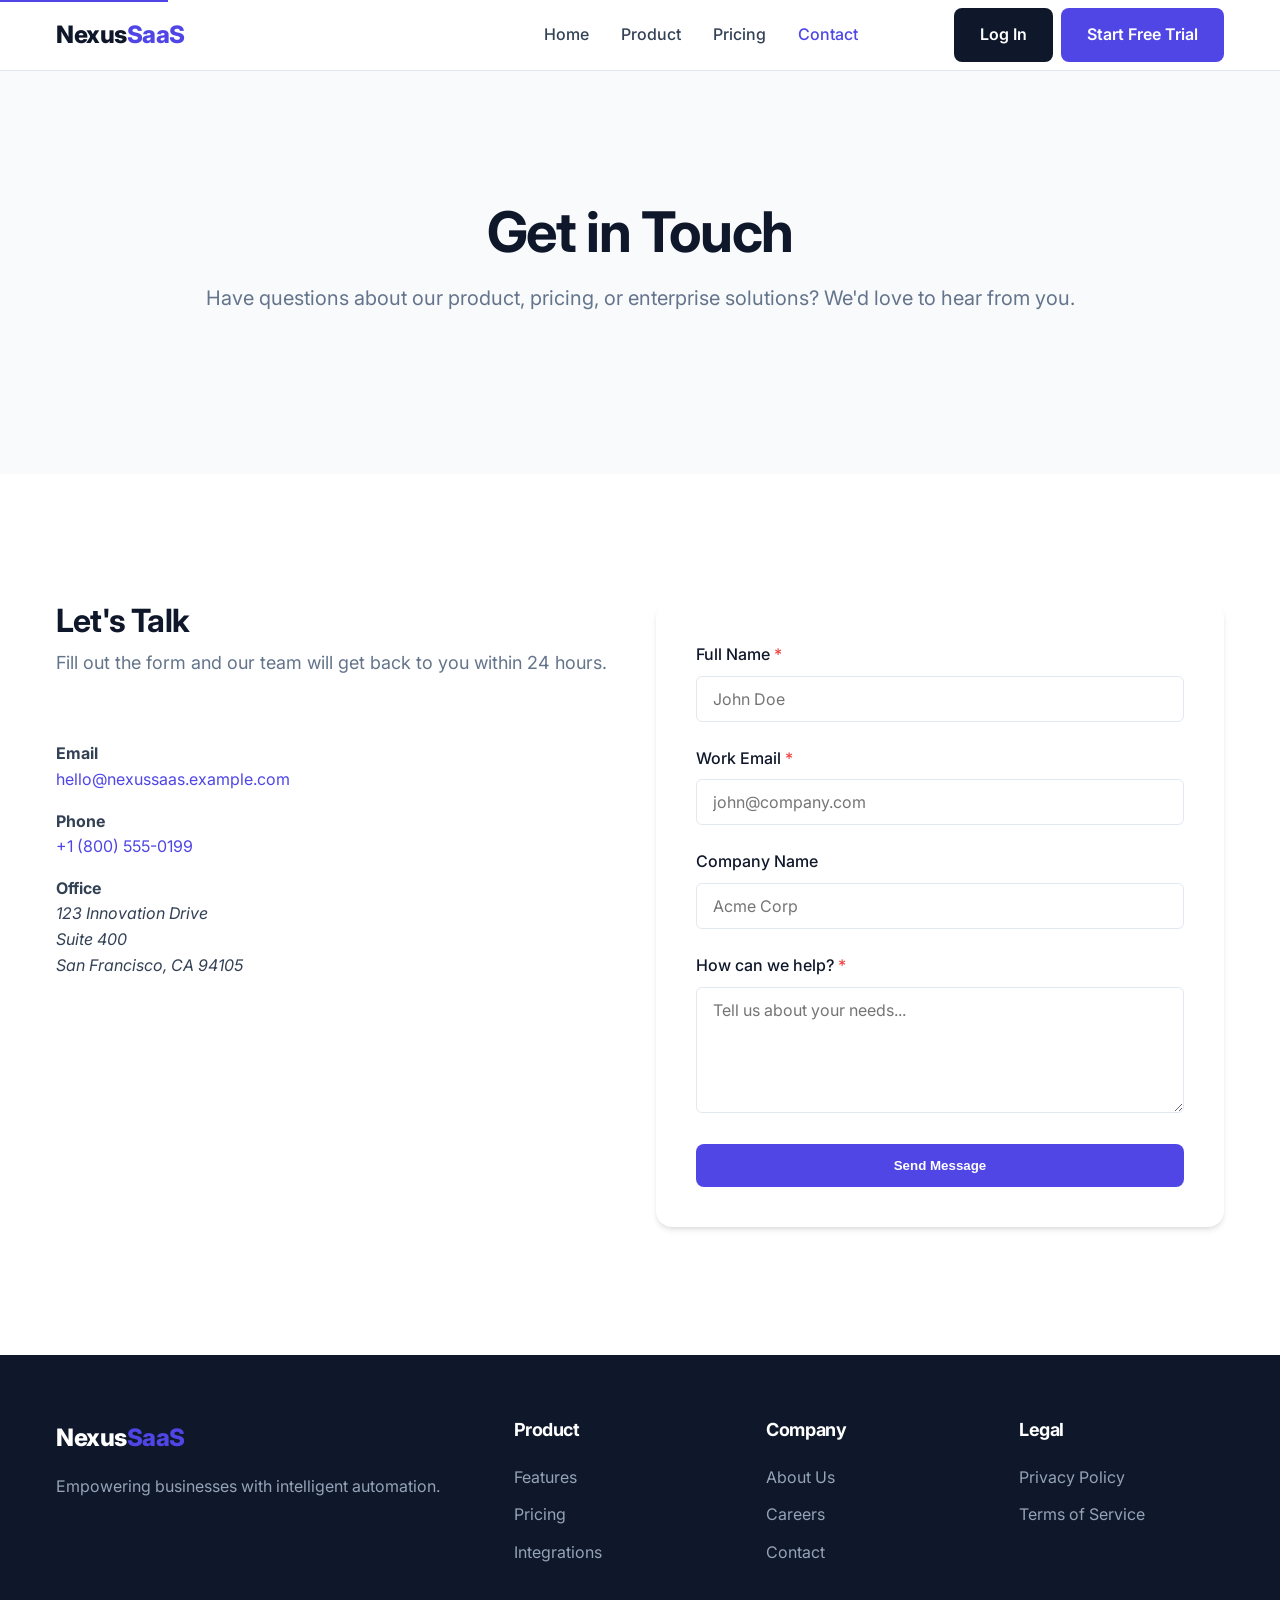
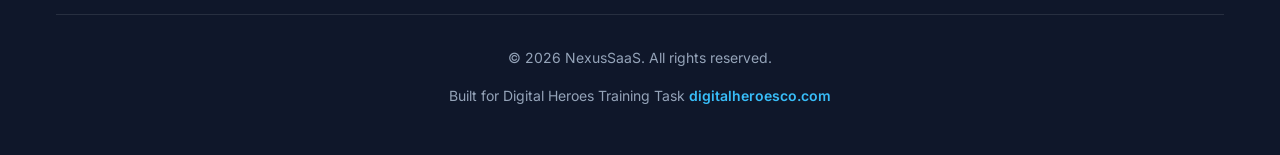
<file: contact.html>
<!DOCTYPE html>
<html lang="en">
<head>
    <meta charset="UTF-8">
    <meta name="viewport" content="width=device-width, initial-scale=1.0">
    <title>Contact Us | NexusSaaS</title>
    <meta name="description" content="Get in touch with the NexusSaaS team. We're here to help you streamline your workflows and scale your business.">
    
    <!-- Canonical -->
    <link rel="canonical" href="https://nexussaas.example.com/contact.html">
    
    <!-- Open Graph -->
    <meta property="og:title" content="Contact Us | NexusSaaS">
    <meta property="og:description" content="Get in touch with the NexusSaaS team. We're here to help you.">
    <meta property="og:type" content="website">
    <meta property="og:url" content="https://nexussaas.example.com/contact.html">
    <meta property="og:image" content="https://nexussaas.example.com/assets/images/contact-og.webp">
    
    <!-- Twitter -->
    <meta name="twitter:card" content="summary_large_image">
    <meta name="twitter:title" content="Contact Us | NexusSaaS">
    <meta name="twitter:description" content="Get in touch with the NexusSaaS team.">
    
    <!-- Performance Optimizations -->
    <link rel="preconnect" href="https://fonts.googleapis.com">
    <link rel="preconnect" href="https://fonts.gstatic.com" crossorigin>
    <link href="https://fonts.googleapis.com/css2?family=Inter:wght@400;500;600;700;800&display=swap" rel="stylesheet">
    
    <!-- Styles & Scripts -->
    <link rel="stylesheet" href="css/style.css">
    <script src="js/main.js" defer></script>
    
    <!-- Schema.org ContactPage -->
    <script type="application/ld+json">
    {
      "@context": "https://schema.org",
      "@type": "ContactPage",
      "name": "NexusSaaS Contact Support",
      "url": "https://nexussaas.example.com/contact.html",
      "mainEntity": {
        "@type": "Organization",
        "name": "NexusSaaS",
        "contactPoint": {
          "@type": "ContactPoint",
          "telephone": "+1-800-555-0199",
          "contactType": "customer service",
          "email": "support@nexussaas.example.com"
        }
      }
    }
    </script>
</head>
<body>
    <a href="#main-content" class="skip-link">Skip to main content</a>

    <header class="site-header">
        <div class="container header-container">
            <a href="index.html" class="logo" aria-label="NexusSaaS Home">Nexus<span class="text-accent">SaaS</span></a>
            
            <button class="mobile-menu-toggle" aria-expanded="false" aria-controls="main-nav" aria-label="Toggle navigation menu">
                <span class="hamburger"></span>
            </button>
            
            <nav id="main-nav" class="main-nav" aria-label="Main Navigation">
                <ul class="nav-list">
                    <li><a href="index.html" class="nav-link">Home</a></li>
                    <li><a href="product.html" class="nav-link">Product</a></li>
                    <li><a href="pricing.html" class="nav-link">Pricing</a></li>
                    <li><a href="contact.html" class="nav-link active" aria-current="page">Contact</a></li>
                </ul>
                <div class="nav-actions">
                    <a href="#" class="btn btn-secondary">Log In</a>
                    <a href="pricing.html" class="btn btn-primary">Start Free Trial</a>
                </div>
            </nav>
        </div>
    </header>

    <main id="main-content">
        <section class="page-header text-center section-padding bg-light">
            <div class="container">
                <h1 class="hero-title">Get in Touch</h1>
                <p class="hero-subtitle">Have questions about our product, pricing, or enterprise solutions? We'd love to hear from you.</p>
            </div>
        </section>

        <section class="contact-section section-padding">
            <div class="container grid grid-2">
                <div class="contact-info">
                    <h2 class="section-title">Let's Talk</h2>
                    <p class="section-desc">Fill out the form and our team will get back to you within 24 hours.</p>
                    
                    <div class="contact-details">
                        <div class="contact-method">
                            <strong>Email</strong>
                            <p><a href="mailto:hello@nexussaas.example.com">hello@nexussaas.example.com</a></p>
                        </div>
                        <div class="contact-method">
                            <strong>Phone</strong>
                            <p><a href="tel:+18005550199">+1 (800) 555-0199</a></p>
                        </div>
                        <div class="contact-method">
                            <strong>Office</strong>
                            <address>123 Innovation Drive<br>Suite 400<br>San Francisco, CA 94105</address>
                        </div>
                    </div>
                </div>

                <div class="contact-form-wrapper">
                    <!-- Form simulation, action points nowhere, JS prevents default for demo -->
                    <form class="contact-form" id="contactForm" aria-label="Contact Us Form">
                        <div class="form-group">
                            <label for="name">Full Name <span class="required" aria-hidden="true">*</span></label>
                            <input type="text" id="name" name="name" required aria-required="true" placeholder="John Doe">
                        </div>
                        <div class="form-group">
                            <label for="email">Work Email <span class="required" aria-hidden="true">*</span></label>
                            <input type="email" id="email" name="email" required aria-required="true" placeholder="john@company.com">
                        </div>
                        <div class="form-group">
                            <label for="company">Company Name</label>
                            <input type="text" id="company" name="company" placeholder="Acme Corp">
                        </div>
                        <div class="form-group">
                            <label for="message">How can we help? <span class="required" aria-hidden="true">*</span></label>
                            <textarea id="message" name="message" rows="5" required aria-required="true" placeholder="Tell us about your needs..."></textarea>
                        </div>
                        <button type="submit" class="btn btn-primary btn-full">Send Message</button>
                        
                        <!-- Success message hidden by default -->
                        <div id="formSuccess" class="form-success" role="alert" hidden>
                            Thanks for reaching out! We will get back to you shortly.
                        </div>
                    </form>
                </div>
            </div>
        </section>
    </main>

    <footer class="site-footer">
        <div class="container">
            <div class="footer-grid">
                <div class="footer-brand">
                    <a href="index.html" class="logo">Nexus<span class="text-accent">SaaS</span></a>
                    <p class="footer-desc">Empowering businesses with intelligent automation.</p>
                </div>
                <div class="footer-links">
                    <h3 class="footer-heading">Product</h3>
                    <ul>
                        <li><a href="product.html">Features</a></li>
                        <li><a href="pricing.html">Pricing</a></li>
                        <li><a href="#">Integrations</a></li>
                    </ul>
                </div>
                <div class="footer-links">
                    <h3 class="footer-heading">Company</h3>
                    <ul>
                        <li><a href="#">About Us</a></li>
                        <li><a href="#">Careers</a></li>
                        <li><a href="contact.html">Contact</a></li>
                    </ul>
                </div>
                <div class="footer-links">
                    <h3 class="footer-heading">Legal</h3>
                    <ul>
                        <li><a href="#">Privacy Policy</a></li>
                        <li><a href="#">Terms of Service</a></li>
                    </ul>
                </div>
            </div>
            <div class="footer-bottom">
                <p>&copy; 2026 NexusSaaS. All rights reserved.</p>
                <!-- MANDATORY CREDIT LINE -->
                <p class="credit-line">Built for Digital Heroes Training Task <a href="https://digitalheroesco.com" target="_blank" rel="noopener noreferrer">digitalheroesco.com</a></p>
            </div>
        </div>
    </footer>
</body>
</html>
</file>
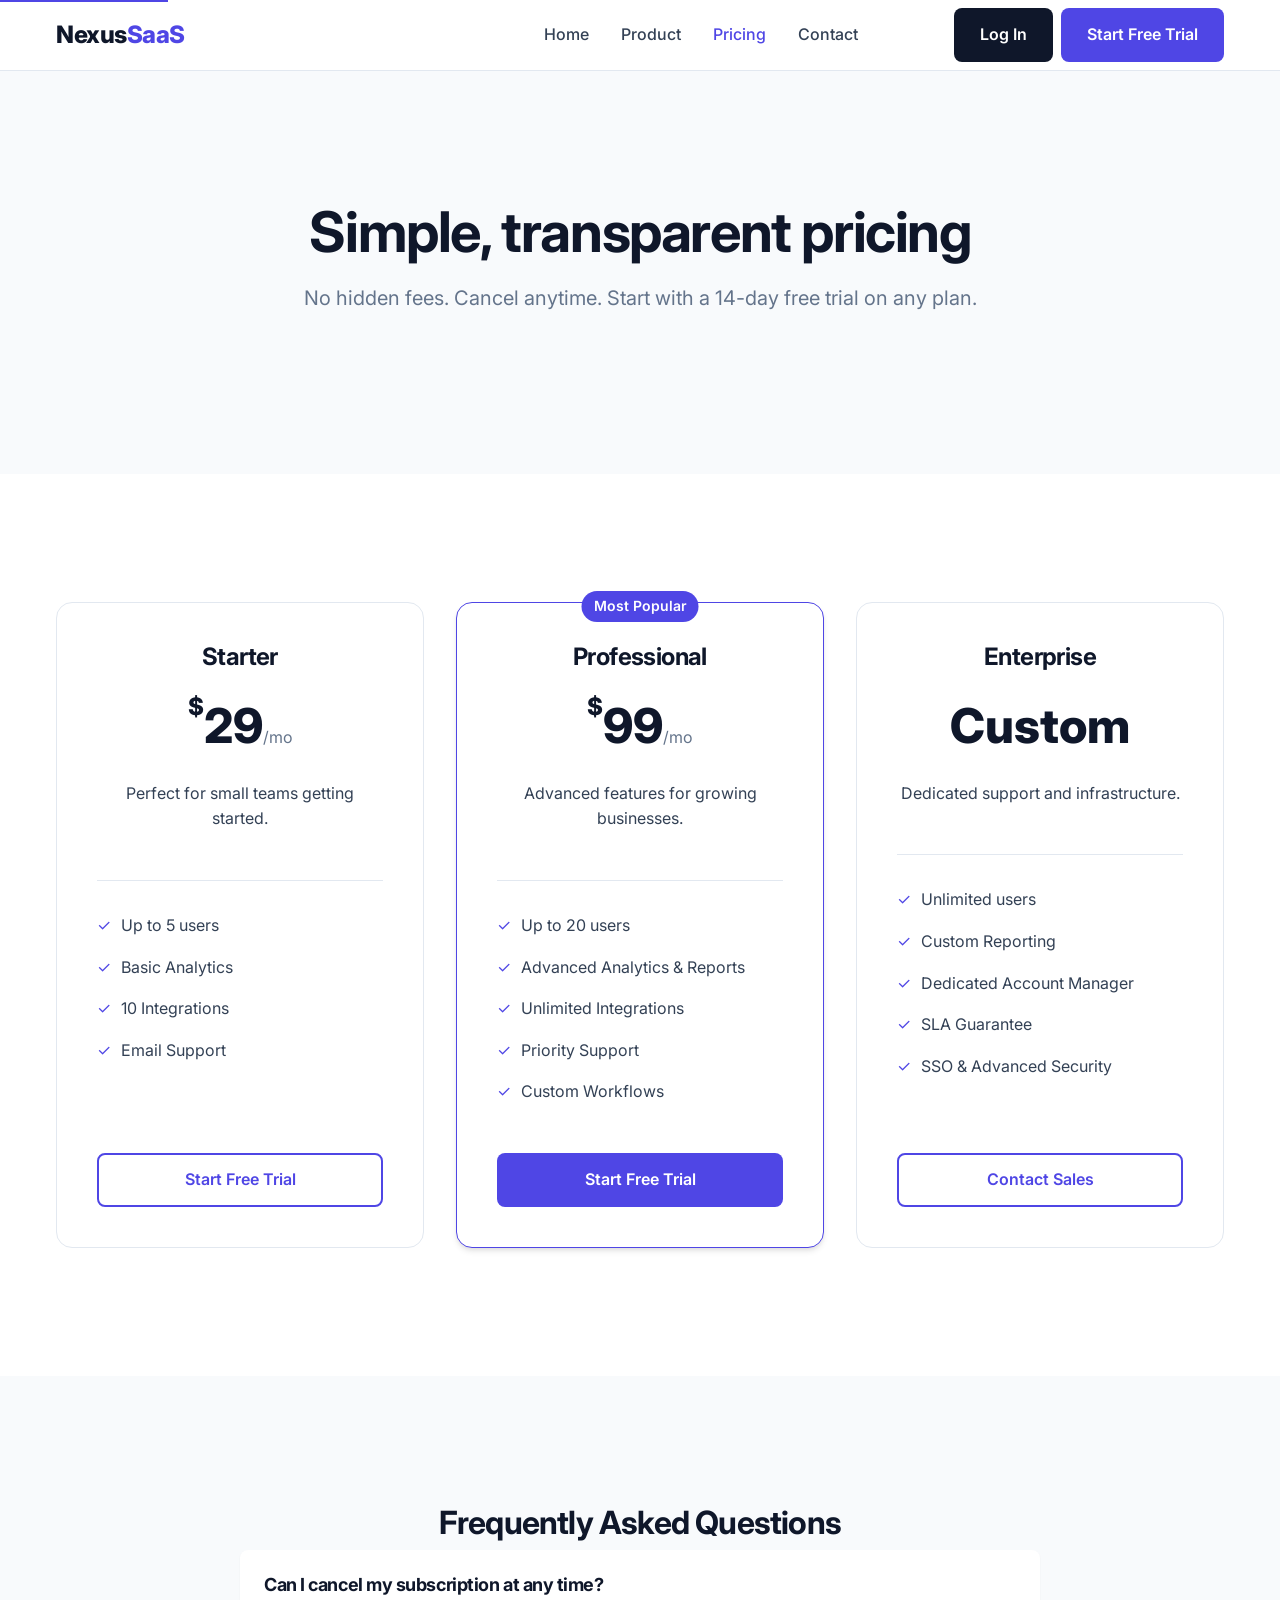
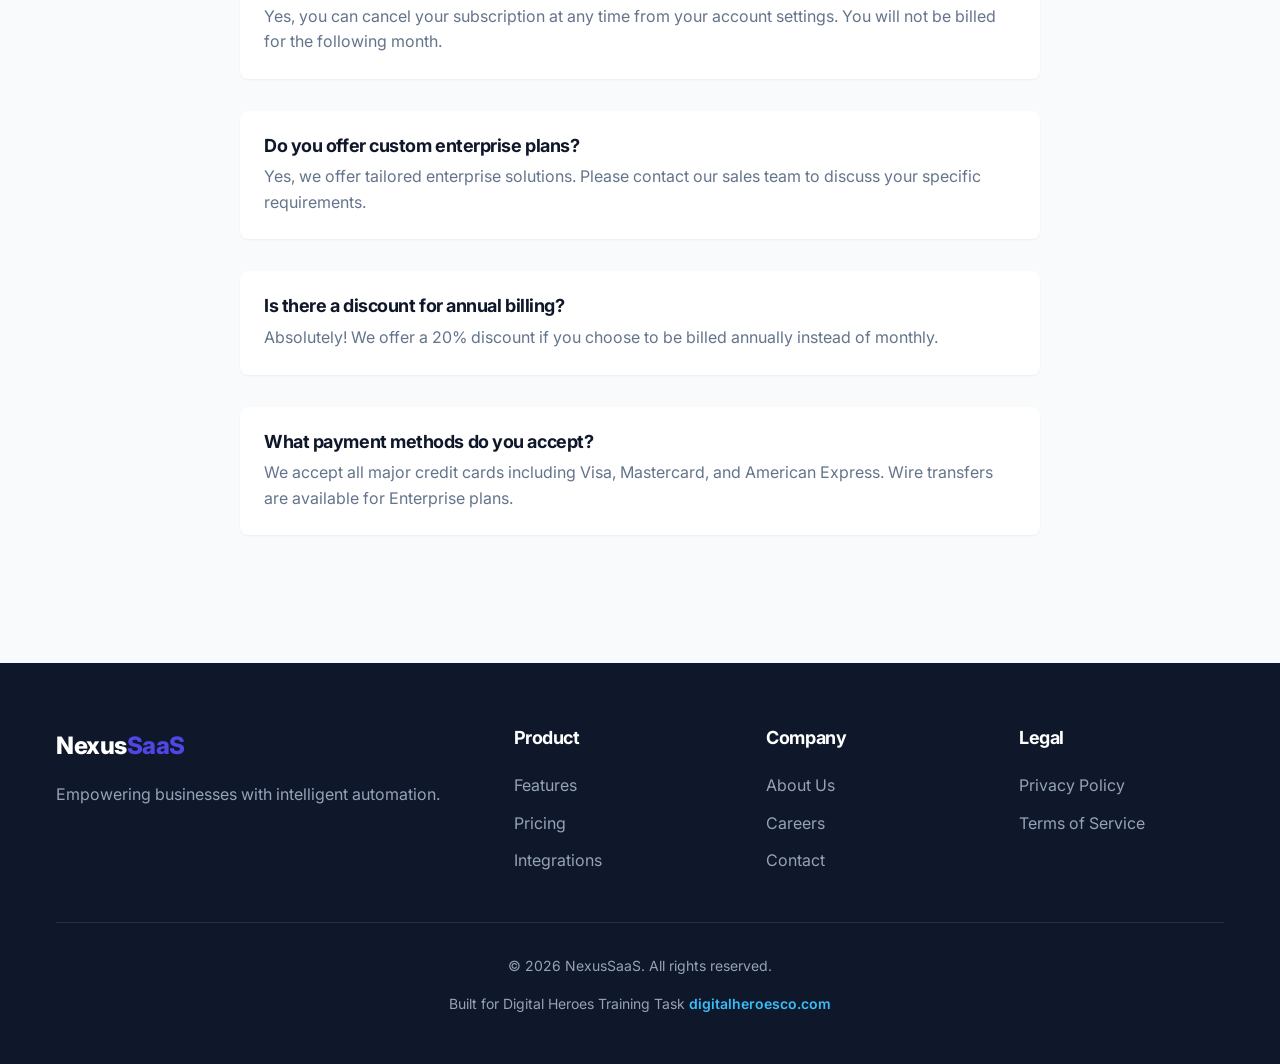
<file: pricing.html>
<!DOCTYPE html>
<html lang="en">
<head>
    <meta charset="UTF-8">
    <meta name="viewport" content="width=device-width, initial-scale=1.0">
    <title>Pricing Plans | NexusSaaS</title>
    <meta name="description" content="Simple, transparent pricing for teams of all sizes. Start your 14-day free trial today with NexusSaaS.">
    
    <!-- Canonical -->
    <link rel="canonical" href="https://nexussaas.example.com/pricing.html">
    
    <!-- Open Graph -->
    <meta property="og:title" content="Pricing Plans | NexusSaaS">
    <meta property="og:description" content="Simple, transparent pricing for teams of all sizes. Start your 14-day free trial today.">
    <meta property="og:type" content="website">
    <meta property="og:url" content="https://nexussaas.example.com/pricing.html">
    <meta property="og:image" content="https://nexussaas.example.com/assets/images/pricing-og.webp">
    
    <!-- Twitter -->
    <meta name="twitter:card" content="summary_large_image">
    <meta name="twitter:title" content="Pricing Plans | NexusSaaS">
    <meta name="twitter:description" content="Simple, transparent pricing for teams of all sizes.">
    
    <!-- Performance Optimizations -->
    <link rel="preconnect" href="https://fonts.googleapis.com">
    <link rel="preconnect" href="https://fonts.gstatic.com" crossorigin>
    <link href="https://fonts.googleapis.com/css2?family=Inter:wght@400;500;600;700;800&display=swap" rel="stylesheet">
    
    <!-- Styles & Scripts -->
    <link rel="stylesheet" href="css/style.css">
    <script src="js/main.js" defer></script>
    
    <!-- Schema.org Organization & FAQ -->
    <script type="application/ld+json">
    [
      {
        "@context": "https://schema.org",
        "@type": "Organization",
        "name": "NexusSaaS",
        "url": "https://nexussaas.example.com"
      },
      {
        "@context": "https://schema.org",
        "@type": "FAQPage",
        "mainEntity": [
          {
            "@type": "Question",
            "name": "Can I cancel my subscription at any time?",
            "acceptedAnswer": {
              "@type": "Answer",
              "text": "Yes, you can cancel your subscription at any time from your account settings. You will not be billed for the following month."
            }
          },
          {
            "@type": "Question",
            "name": "Do you offer custom enterprise plans?",
            "acceptedAnswer": {
              "@type": "Answer",
              "text": "Yes, we offer tailored enterprise solutions. Please contact our sales team to discuss your specific requirements."
            }
          }
        ]
      }
    ]
    </script>
</head>
<body>
    <a href="#main-content" class="skip-link">Skip to main content</a>

    <header class="site-header">
        <div class="container header-container">
            <a href="index.html" class="logo" aria-label="NexusSaaS Home">Nexus<span class="text-accent">SaaS</span></a>
            
            <button class="mobile-menu-toggle" aria-expanded="false" aria-controls="main-nav" aria-label="Toggle navigation menu">
                <span class="hamburger"></span>
            </button>
            
            <nav id="main-nav" class="main-nav" aria-label="Main Navigation">
                <ul class="nav-list">
                    <li><a href="index.html" class="nav-link">Home</a></li>
                    <li><a href="product.html" class="nav-link">Product</a></li>
                    <li><a href="pricing.html" class="nav-link active" aria-current="page">Pricing</a></li>
                    <li><a href="contact.html" class="nav-link">Contact</a></li>
                </ul>
                <div class="nav-actions">
                    <a href="#" class="btn btn-secondary">Log In</a>
                    <a href="pricing.html" class="btn btn-primary">Start Free Trial</a>
                </div>
            </nav>
        </div>
    </header>

    <main id="main-content">
        <section class="page-header text-center section-padding bg-light">
            <div class="container">
                <h1 class="hero-title">Simple, transparent pricing</h1>
                <p class="hero-subtitle">No hidden fees. Cancel anytime. Start with a 14-day free trial on any plan.</p>
            </div>
        </section>

        <!-- Pricing Tiers -->
        <section class="pricing-section section-padding">
            <div class="container">
                <div class="grid grid-3">
                    <!-- Starter Plan -->
                    <div class="pricing-card">
                        <div class="pricing-header">
                            <h2 class="pricing-title">Starter</h2>
                            <div class="pricing-price"><span class="currency">$</span>29<span class="period">/mo</span></div>
                            <p class="pricing-desc">Perfect for small teams getting started.</p>
                        </div>
                        <ul class="pricing-features">
                            <li>Up to 5 users</li>
                            <li>Basic Analytics</li>
                            <li>10 Integrations</li>
                            <li>Email Support</li>
                        </ul>
                        <a href="#" class="btn btn-outline btn-full">Start Free Trial</a>
                    </div>

                    <!-- Pro Plan (Popular) -->
                    <div class="pricing-card popular">
                        <div class="pricing-badge">Most Popular</div>
                        <div class="pricing-header">
                            <h2 class="pricing-title">Professional</h2>
                            <div class="pricing-price"><span class="currency">$</span>99<span class="period">/mo</span></div>
                            <p class="pricing-desc">Advanced features for growing businesses.</p>
                        </div>
                        <ul class="pricing-features">
                            <li>Up to 20 users</li>
                            <li>Advanced Analytics & Reports</li>
                            <li>Unlimited Integrations</li>
                            <li>Priority Support</li>
                            <li>Custom Workflows</li>
                        </ul>
                        <a href="#" class="btn btn-primary btn-full">Start Free Trial</a>
                    </div>

                    <!-- Enterprise Plan -->
                    <div class="pricing-card">
                        <div class="pricing-header">
                            <h2 class="pricing-title">Enterprise</h2>
                            <div class="pricing-price">Custom</div>
                            <p class="pricing-desc">Dedicated support and infrastructure.</p>
                        </div>
                        <ul class="pricing-features">
                            <li>Unlimited users</li>
                            <li>Custom Reporting</li>
                            <li>Dedicated Account Manager</li>
                            <li>SLA Guarantee</li>
                            <li>SSO & Advanced Security</li>
                        </ul>
                        <a href="contact.html" class="btn btn-outline btn-full">Contact Sales</a>
                    </div>
                </div>
            </div>
        </section>

        <!-- FAQ Section -->
        <section class="faq-section section-padding bg-light">
            <div class="container">
                <h2 class="section-title text-center">Frequently Asked Questions</h2>
                <div class="faq-grid">
                    <article class="faq-item">
                        <h3 class="faq-question">Can I cancel my subscription at any time?</h3>
                        <p class="faq-answer">Yes, you can cancel your subscription at any time from your account settings. You will not be billed for the following month.</p>
                    </article>
                    <article class="faq-item">
                        <h3 class="faq-question">Do you offer custom enterprise plans?</h3>
                        <p class="faq-answer">Yes, we offer tailored enterprise solutions. Please contact our sales team to discuss your specific requirements.</p>
                    </article>
                    <article class="faq-item">
                        <h3 class="faq-question">Is there a discount for annual billing?</h3>
                        <p class="faq-answer">Absolutely! We offer a 20% discount if you choose to be billed annually instead of monthly.</p>
                    </article>
                    <article class="faq-item">
                        <h3 class="faq-question">What payment methods do you accept?</h3>
                        <p class="faq-answer">We accept all major credit cards including Visa, Mastercard, and American Express. Wire transfers are available for Enterprise plans.</p>
                    </article>
                </div>
            </div>
        </section>
    </main>

    <footer class="site-footer">
        <div class="container">
            <div class="footer-grid">
                <div class="footer-brand">
                    <a href="index.html" class="logo">Nexus<span class="text-accent">SaaS</span></a>
                    <p class="footer-desc">Empowering businesses with intelligent automation.</p>
                </div>
                <div class="footer-links">
                    <h3 class="footer-heading">Product</h3>
                    <ul>
                        <li><a href="product.html">Features</a></li>
                        <li><a href="pricing.html">Pricing</a></li>
                        <li><a href="#">Integrations</a></li>
                    </ul>
                </div>
                <div class="footer-links">
                    <h3 class="footer-heading">Company</h3>
                    <ul>
                        <li><a href="#">About Us</a></li>
                        <li><a href="#">Careers</a></li>
                        <li><a href="contact.html">Contact</a></li>
                    </ul>
                </div>
                <div class="footer-links">
                    <h3 class="footer-heading">Legal</h3>
                    <ul>
                        <li><a href="#">Privacy Policy</a></li>
                        <li><a href="#">Terms of Service</a></li>
                    </ul>
                </div>
            </div>
            <div class="footer-bottom">
                <p>&copy; 2026 NexusSaaS. All rights reserved.</p>
                <!-- MANDATORY CREDIT LINE -->
                <p class="credit-line">Built for Digital Heroes Training Task <a href="https://digitalheroesco.com" target="_blank" rel="noopener noreferrer">digitalheroesco.com</a></p>
            </div>
        </div>
    </footer>
</body>
</html>
</file>
<file: css/style.css>
/* 
===========================================
    NexusSaaS - Global Stylesheet
    Built for Digital Heroes Training Task
=========================================== 
*/

:root {
    /* Color Palette */
    --color-primary: #4F46E5;       /* Indigo 600 */
    --color-primary-hover: #4338CA; /* Indigo 700 */
    --color-secondary: #0F172A;     /* Slate 900 */
    --color-accent: #38BDF8;        /* Light Blue 400 */
    
    --color-text-main: #334155;     /* Slate 700 */
    --color-text-muted: #64748B;    /* Slate 500 */
    --color-heading: #0F172A;       /* Slate 900 */
    
    --color-bg-body: #FFFFFF;
    --color-bg-light: #F8FAFC;      /* Slate 50 */
    --color-bg-card: #FFFFFF;
    
    --color-border: #E2E8F0;        /* Slate 200 */
    
    /* Typography */
    --font-family: 'Inter', system-ui, -apple-system, sans-serif;
    --base-font-size: 16px;
    --line-height: 1.6;
    
    /* Spacing */
    --spacing-xs: 0.25rem;
    --spacing-sm: 0.5rem;
    --spacing-md: 1rem;
    --spacing-lg: 2rem;
    --spacing-xl: 4rem;
    --section-padding: 5rem 1.5rem;
    
    /* Effects */
    --shadow-sm: 0 1px 2px 0 rgba(0, 0, 0, 0.05);
    --shadow-md: 0 4px 6px -1px rgba(0, 0, 0, 0.1), 0 2px 4px -1px rgba(0, 0, 0, 0.06);
    --shadow-lg: 0 10px 15px -3px rgba(0, 0, 0, 0.1), 0 4px 6px -2px rgba(0, 0, 0, 0.05);
    --shadow-glow: 0 0 20px rgba(79, 70, 229, 0.3);
    
    --radius-sm: 0.375rem;
    --radius-md: 0.5rem;
    --radius-lg: 1rem;
    
    --transition: all 0.3s ease;
}

/* =========================================
   Reset & Base Styles
   ========================================= */
* {
    margin: 0;
    padding: 0;
    box-sizing: border-box;
}

html {
    font-size: var(--base-font-size);
    scroll-behavior: smooth;
}

body {
    font-family: var(--font-family);
    line-height: var(--line-height);
    color: var(--color-text-main);
    background-color: var(--color-bg-body);
    -webkit-font-smoothing: antialiased;
    -moz-osx-font-smoothing: grayscale;
}

img, picture, video, canvas, svg {
    display: block;
    max-width: 100%;
    height: auto;
}

h1, h2, h3, h4, h5, h6 {
    color: var(--color-heading);
    font-weight: 700;
    line-height: 1.2;
    margin-bottom: var(--spacing-md);
    letter-spacing: -0.025em;
}

p {
    margin-bottom: var(--spacing-md);
}

a {
    color: var(--color-primary);
    text-decoration: none;
    transition: var(--transition);
}

a:hover {
    color: var(--color-primary-hover);
}

ul {
    list-style: none;
}

/* =========================================
   Accessibility Utils
   ========================================= */
.skip-link {
    position: absolute;
    top: -40px;
    left: 0;
    background: var(--color-primary);
    color: white;
    padding: 8px;
    z-index: 1000;
    transition: top 0.2s;
}

.skip-link:focus {
    top: 0;
}

[hidden] {
    display: none !important;
}

/* =========================================
   Layout & Grid
   ========================================= */
.container {
    width: 100%;
    max-width: 1200px;
    margin: 0 auto;
    padding: 0 var(--spacing-md);
}

.section-padding {
    padding: var(--section-padding);
}

.bg-light {
    background-color: var(--color-bg-light);
}

.text-center {
    text-align: center;
}

.grid {
    display: grid;
    gap: var(--spacing-lg);
}

.grid-2 {
    grid-template-columns: 1fr;
}

.grid-3 {
    grid-template-columns: 1fr;
}

.align-center {
    align-items: center;
}

@media (min-width: 768px) {
    .grid-2 { grid-template-columns: repeat(2, 1fr); }
    .grid-3 { grid-template-columns: repeat(3, 1fr); }
    .section-padding { padding: 8rem 2rem; }
}

/* =========================================
   Buttons
   ========================================= */
.btn {
    display: inline-block;
    padding: 0.75rem 1.5rem;
    font-weight: 600;
    border-radius: var(--radius-md);
    text-align: center;
    cursor: pointer;
    border: 2px solid transparent;
    transition: var(--transition);
}

.btn-primary {
    background-color: var(--color-primary);
    color: white;
}

.btn-primary:hover {
    background-color: var(--color-primary-hover);
    color: white;
    box-shadow: var(--shadow-glow);
    transform: translateY(-2px);
}

.btn-secondary {
    background-color: var(--color-secondary);
    color: white;
}

.btn-secondary:hover {
    background-color: #1e293b;
    color: white;
}

.btn-outline {
    background-color: transparent;
    border-color: var(--color-primary);
    color: var(--color-primary);
}

.btn-outline:hover {
    background-color: var(--color-primary);
    color: white;
}

.btn-large {
    padding: 1rem 2rem;
    font-size: 1.125rem;
}

.btn-full {
    width: 100%;
}

/* =========================================
   Header & Navigation
   ========================================= */
.site-header {
    background-color: rgba(255, 255, 255, 0.95);
    backdrop-filter: blur(8px);
    border-bottom: 1px solid var(--color-border);
    position: sticky;
    top: 0;
    z-index: 100;
}

.header-container {
    display: flex;
    justify-content: space-between;
    align-items: center;
    height: 70px;
}

.logo {
    font-size: 1.5rem;
    font-weight: 800;
    color: var(--color-secondary);
    letter-spacing: -0.5px;
}

.text-accent {
    color: var(--color-primary);
}

/* Mobile Nav Toggle */
.mobile-menu-toggle {
    display: block;
    background: none;
    border: none;
    cursor: pointer;
    padding: 0.5rem;
}

.hamburger, .hamburger::before, .hamburger::after {
    display: block;
    width: 24px;
    height: 2px;
    background-color: var(--color-secondary);
    transition: var(--transition);
}

.hamburger::before, .hamburger::after {
    content: '';
    position: absolute;
}

.hamburger::before { transform: translateY(-8px); }
.hamburger::after { transform: translateY(8px); }

/* Nav Styles */
.main-nav {
    display: none;
    position: absolute;
    top: 70px;
    left: 0;
    width: 100%;
    background: white;
    padding: var(--spacing-lg) var(--spacing-md);
    box-shadow: var(--shadow-md);
    flex-direction: column;
    gap: var(--spacing-lg);
}

.main-nav.is-open {
    display: flex;
}

.nav-list {
    display: flex;
    flex-direction: column;
    gap: var(--spacing-md);
}

.nav-link {
    color: var(--color-text-main);
    font-weight: 500;
    padding: 0.5rem 0;
    display: block;
}

.nav-link.active, .nav-link:hover {
    color: var(--color-primary);
}

.nav-actions {
    display: flex;
    flex-direction: column;
    gap: var(--spacing-sm);
}

@media (min-width: 768px) {
    .mobile-menu-toggle { display: none; }
    
    .main-nav {
        display: flex;
        position: static;
        flex-direction: row;
        width: auto;
        padding: 0;
        box-shadow: none;
        align-items: center;
        background: transparent;
    }
    
    .nav-list {
        flex-direction: row;
        gap: var(--spacing-lg);
        margin-right: var(--spacing-xl);
    }
    
    .nav-actions {
        flex-direction: row;
    }
}

/* =========================================
   Hero Section
   ========================================= */
.hero {
    padding: 6rem 0;
    overflow: hidden;
}

.hero-container {
    display: grid;
    grid-template-columns: 1fr;
    gap: var(--spacing-xl);
    align-items: center;
}

.hero-title {
    font-size: 2.5rem;
    margin-bottom: var(--spacing-md);
}

.hero-subtitle {
    font-size: 1.25rem;
    color: var(--color-text-muted);
    margin-bottom: var(--spacing-lg);
}

.hero-cta {
    display: flex;
    flex-direction: column;
    gap: var(--spacing-md);
}

.hero-image-wrapper {
    position: relative;
    border-radius: var(--radius-lg);
    overflow: hidden;
    box-shadow: var(--shadow-lg);
}

@media (min-width: 992px) {
    .hero-container {
        grid-template-columns: 1fr 1fr;
    }
    
    .hero-title {
        font-size: 3.5rem;
    }
    
    .hero-cta {
        flex-direction: row;
    }
}

/* =========================================
   Features
   ========================================= */
.section-title {
    font-size: 2rem;
    margin-bottom: var(--spacing-sm);
}

.section-desc {
    color: var(--color-text-muted);
    font-size: 1.125rem;
    max-width: 600px;
    margin: 0 auto var(--spacing-xl);
}

.feature-card {
    background: var(--color-bg-card);
    padding: var(--spacing-lg);
    border-radius: var(--radius-lg);
    box-shadow: var(--shadow-sm);
    border: 1px solid var(--color-border);
    transition: var(--transition);
}

.feature-card:hover {
    box-shadow: var(--shadow-md);
    transform: translateY(-5px);
}

.feature-icon {
    width: 48px;
    height: 48px;
    background: var(--color-bg-light);
    color: var(--color-primary);
    border-radius: var(--radius-md);
    display: flex;
    align-items: center;
    justify-content: center;
    margin-bottom: var(--spacing-md);
}

.feature-title {
    font-size: 1.25rem;
    margin-bottom: var(--spacing-sm);
}

.feature-desc {
    color: var(--color-text-muted);
    margin: 0;
}

.feature-list {
    margin-top: var(--spacing-md);
}

.feature-list li {
    padding-left: 1.5rem;
    position: relative;
    margin-bottom: var(--spacing-sm);
}

.feature-list li::before {
    content: '✓';
    position: absolute;
    left: 0;
    color: var(--color-primary);
    font-weight: bold;
}

/* Image styling in detailed features */
.feature-image img {
    border-radius: var(--radius-lg);
    box-shadow: var(--shadow-md);
}

/* =========================================
   Social Proof (Logos)
   ========================================= */
.logo-cloud {
    display: flex;
    flex-wrap: wrap;
    justify-content: center;
    gap: 2rem;
    opacity: 0.6;
    filter: grayscale(100%);
}

.logo-cloud img {
    max-width: 120px;
    height: auto;
    object-fit: contain;
}

/* =========================================
   Pricing
   ========================================= */
.pricing-card {
    background: var(--color-bg-card);
    border: 1px solid var(--color-border);
    border-radius: var(--radius-lg);
    padding: 2.5rem;
    display: flex;
    flex-direction: column;
    position: relative;
    transition: var(--transition);
}

.pricing-card:hover {
    box-shadow: var(--shadow-lg);
}

.pricing-card.popular {
    border-color: var(--color-primary);
    box-shadow: var(--shadow-md);
    transform: scale(1.05);
}

.pricing-badge {
    position: absolute;
    top: -12px;
    left: 50%;
    transform: translateX(-50%);
    background: var(--color-primary);
    color: white;
    padding: 4px 12px;
    border-radius: 20px;
    font-size: 0.875rem;
    font-weight: 600;
}

.pricing-header {
    text-align: center;
    margin-bottom: 2rem;
    padding-bottom: 2rem;
    border-bottom: 1px solid var(--color-border);
}

.pricing-title {
    font-size: 1.5rem;
}

.pricing-price {
    font-size: 3rem;
    font-weight: 800;
    color: var(--color-heading);
    margin: 1rem 0;
}

.pricing-price .currency {
    font-size: 1.5rem;
    vertical-align: top;
}

.pricing-price .period {
    font-size: 1rem;
    color: var(--color-text-muted);
    font-weight: 400;
}

.pricing-features {
    margin-bottom: 2rem;
    flex-grow: 1;
}

.pricing-features li {
    padding-left: 1.5rem;
    position: relative;
    margin-bottom: 1rem;
}

.pricing-features li::before {
    content: '✓';
    position: absolute;
    left: 0;
    color: var(--color-primary);
}

/* =========================================
   FAQ
   ========================================= */
.faq-grid {
    max-width: 800px;
    margin: 0 auto;
    display: grid;
    gap: 2rem;
}

.faq-item {
    background: white;
    padding: 1.5rem;
    border-radius: var(--radius-md);
    box-shadow: var(--shadow-sm);
}

.faq-question {
    font-size: 1.125rem;
    margin-bottom: 0.5rem;
}

.faq-answer {
    color: var(--color-text-muted);
    margin: 0;
}

/* =========================================
   Contact Form
   ========================================= */
.contact-form-wrapper {
    background: white;
    padding: 2.5rem;
    border-radius: var(--radius-lg);
    box-shadow: var(--shadow-md);
}

.form-group {
    margin-bottom: 1.5rem;
}

.form-group label {
    display: block;
    font-weight: 500;
    margin-bottom: 0.5rem;
    color: var(--color-heading);
}

.form-group label .required {
    color: #ef4444; /* Red 500 */
}

.form-group input,
.form-group textarea {
    width: 100%;
    padding: 0.75rem 1rem;
    border: 1px solid var(--color-border);
    border-radius: var(--radius-sm);
    font-family: inherit;
    font-size: 1rem;
    transition: var(--transition);
}

.form-group input:focus,
.form-group textarea:focus {
    outline: none;
    border-color: var(--color-primary);
    box-shadow: 0 0 0 3px rgba(79, 70, 229, 0.1);
}

.form-success {
    margin-top: 1rem;
    padding: 1rem;
    background-color: #dcfce7;
    color: #166534;
    border-radius: var(--radius-md);
    text-align: center;
    font-weight: 500;
}

/* =========================================
   Testimonial
   ========================================= */
.testimonial {
    max-width: 800px;
    margin: 0 auto;
}

.testimonial p {
    font-size: 1.5rem;
    font-style: italic;
    color: var(--color-heading);
    margin-bottom: 1.5rem;
}

.testimonial-author strong {
    display: block;
    color: var(--color-heading);
    font-size: 1.125rem;
}

.testimonial-author span {
    color: var(--color-text-muted);
}

/* =========================================
   Footer
   ========================================= */
.site-footer {
    background-color: var(--color-secondary);
    color: #f8fafc;
    padding: 4rem 0 2rem;
}

.footer-grid {
    display: grid;
    grid-template-columns: 1fr;
    gap: 3rem;
    margin-bottom: 3rem;
}

@media (min-width: 768px) {
    .footer-grid {
        grid-template-columns: 2fr 1fr 1fr 1fr;
    }
}

.footer-brand .logo {
    color: white;
    margin-bottom: 1rem;
    display: inline-block;
}

.footer-desc {
    color: #94a3b8;
}

.footer-heading {
    color: white;
    font-size: 1.125rem;
    margin-bottom: 1.5rem;
}

.footer-links ul {
    display: flex;
    flex-direction: column;
    gap: 0.75rem;
}

.footer-links a {
    color: #94a3b8;
}

.footer-links a:hover {
    color: white;
}

.footer-bottom {
    border-top: 1px solid rgba(255, 255, 255, 0.1);
    padding-top: 2rem;
    text-align: center;
    color: #94a3b8;
    font-size: 0.875rem;
}

.credit-line {
    margin-top: 0.5rem;
}

.credit-line a {
    color: var(--color-accent);
    font-weight: 600;
}

.credit-line a:hover {
    text-decoration: underline;
    color: white;
}
</file>
